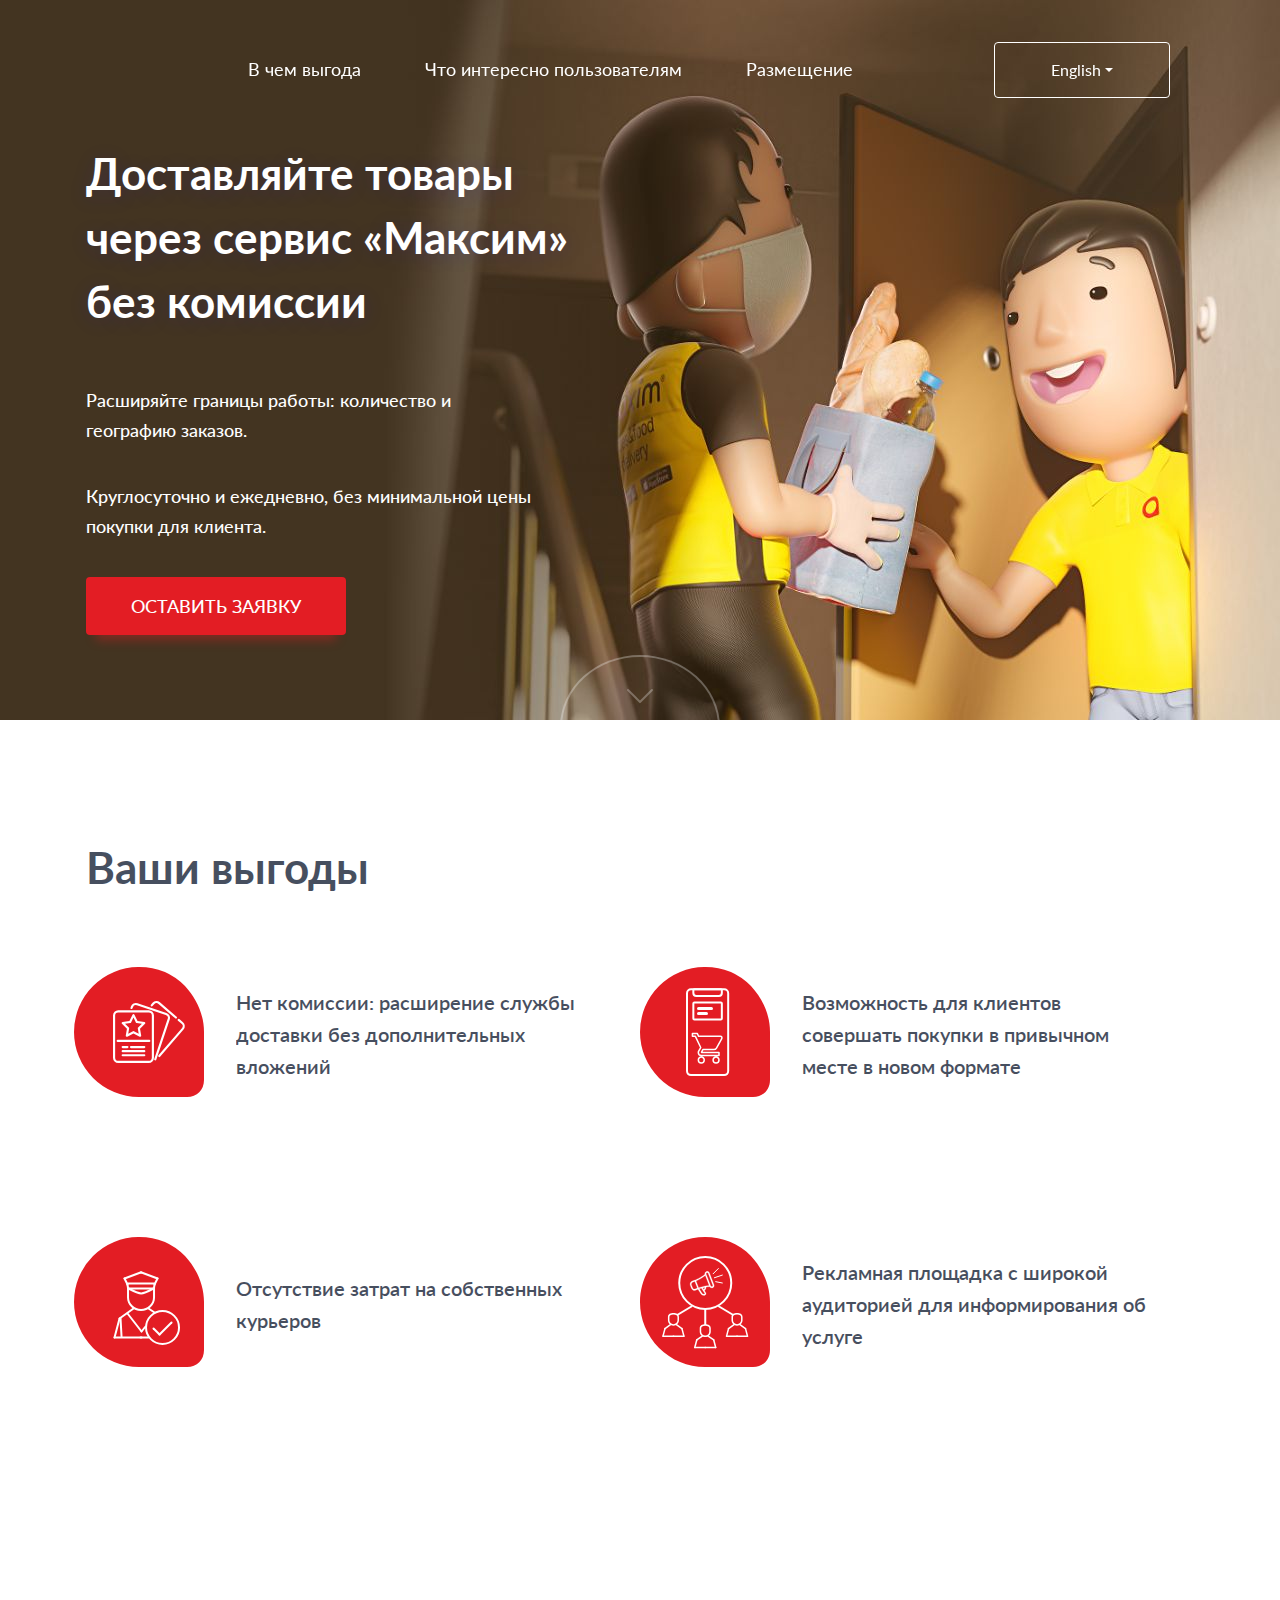
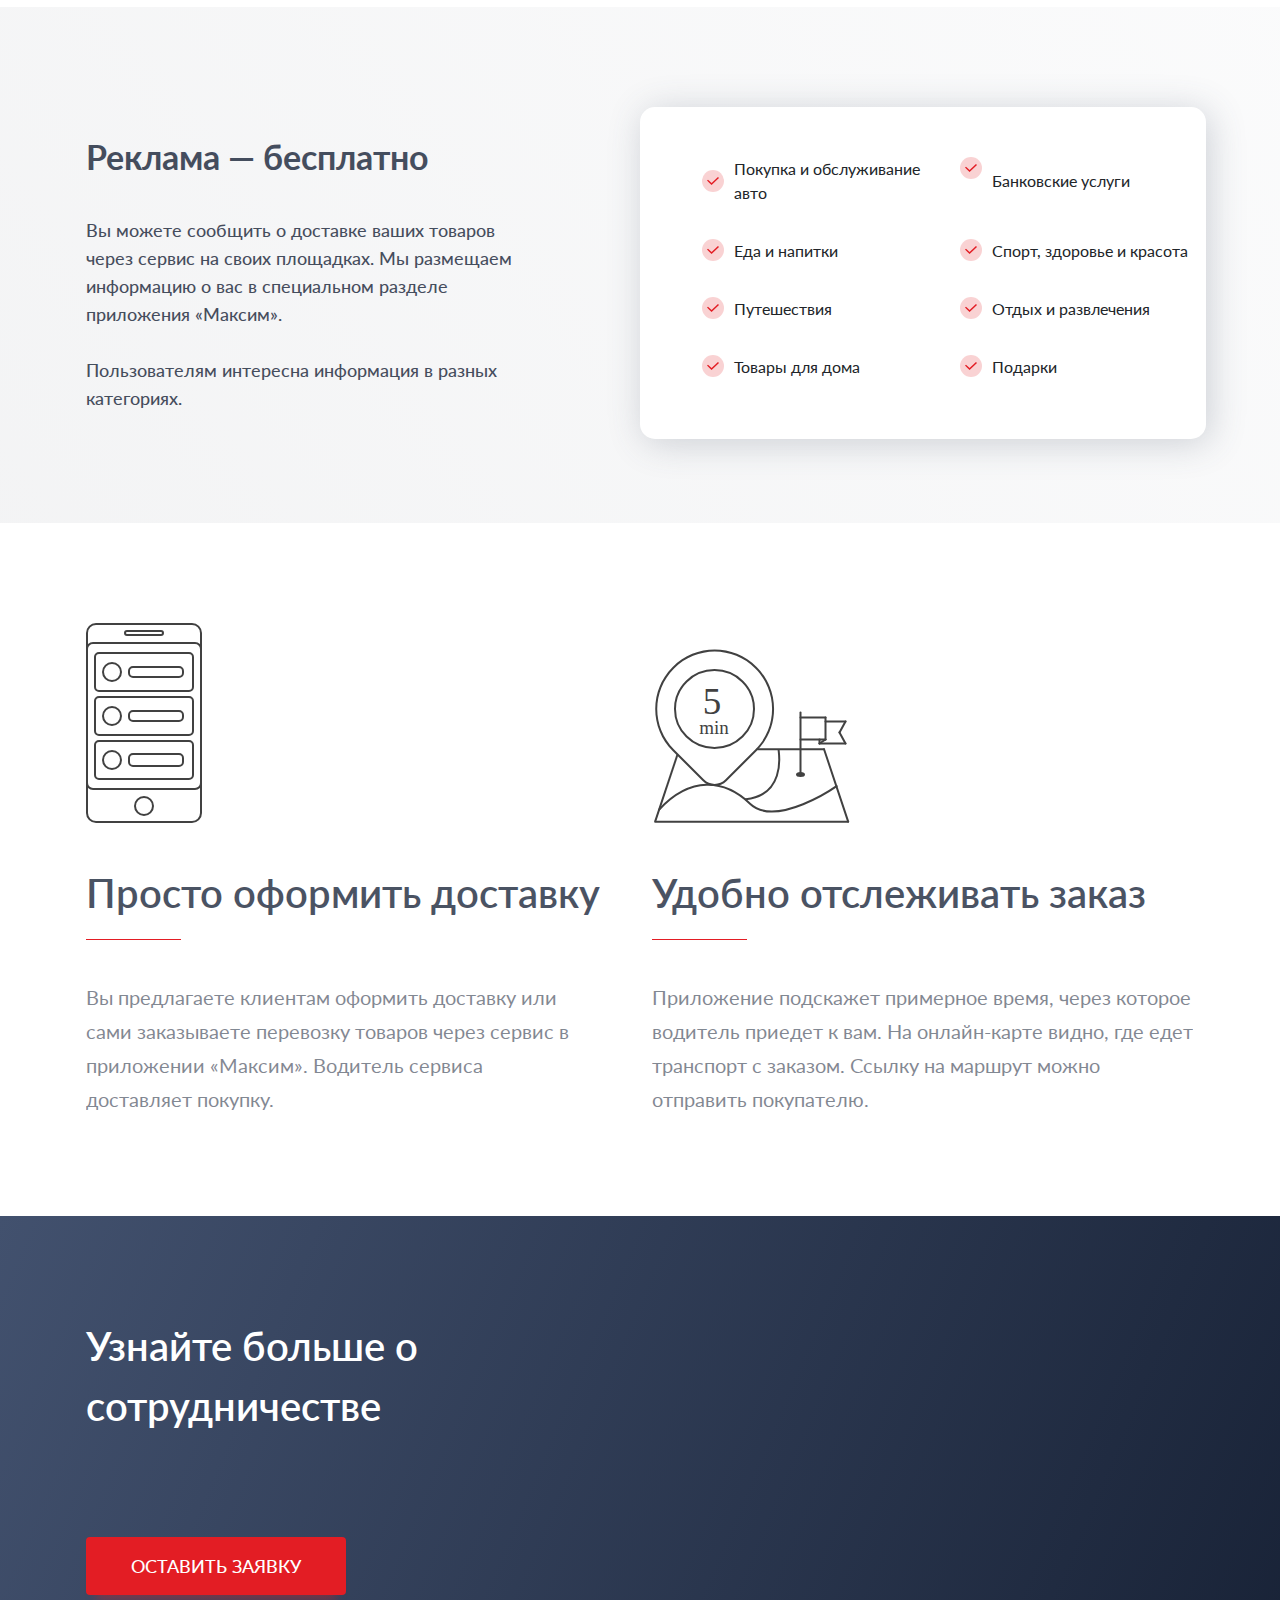
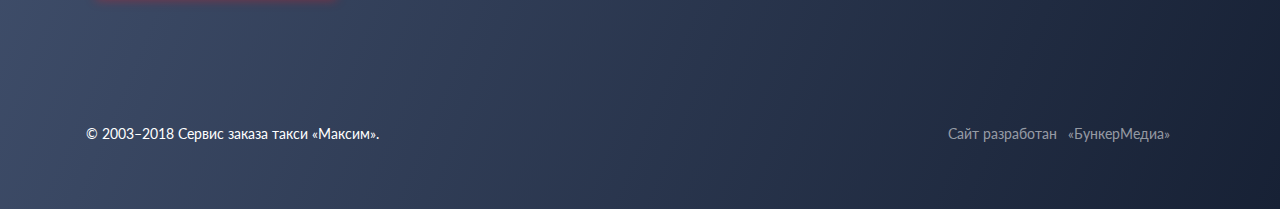
<file: maxim/index.html>
<!DOCTYPE html>
<html lang="ru">
<head>
    <meta charset="UTF-8">
    <meta http-equiv="X-UA-Compatible" content="IE=edge">
    <meta name="viewport" content="width=device-width, initial-scale=1">
    <title>maxim</title>
    <link href="css/bootstrap.min.css" rel="stylesheet" type="text/css">
    <link href="css/style.css" rel="stylesheet" type="text/css">
    <link href="css/fonts.css" rel="stylesheet" type="text/css">
</head>

<body>

<header>
    <nav class="navbar fixed-top navbar-expand-md navbar-light">
        <div class="container">
            <a class="navbar-brand" href="#">
                <!--<img class="logo" alt="Brand" src="images/logo2.png" style="width: 122px">-->
            </a>

            <button class="navbar-toggler" type="button" data-toggle="collapse" data-target="#myNav"
                    aria-controls="myNav" aria-expanded="false" aria-label="Toggle navigation">
                <span class="navbar-toggler-icon"></span>
            </button>

            <div class="collapse navbar-collapse" id="myNav">
                <ul class="navbar-nav ml-auto">
                    <li class="nav-item text-center">
                        <a class="nav-link menu-item" href="#benefits">В чем выгода</a>
                    </li>
                    <li class="nav-item text-center">
                        <a class="nav-link menu-item" href="#advertisement">Что интересно пользователям</a>
                    </li>
                    <li class="nav-item text-center">
                        <a class="nav-link menu-item" href="#placement">Размещение</a>
                    </li>

                    <li class="nav-item dropdown order-lg-last order-md-last order-sm-first order-first d-flex align-items-center justify-content-end">
                        <a class="nav-link dropdown-toggle text-center" href="#" id="navbarDropdown" role="button"
                           data-toggle="dropdown"
                           aria-haspopup="true" aria-expanded="false">
                            English
                        </a>
                        <div class="dropdown-menu" aria-labelledby="navbarDropdown">
                            <a class="dropdown-item" href="#">English</a>
                            <a class="dropdown-item" href="#">Русский</a>
                        </div>
                    </li>

                    <li class="nav-item d-lg-none d-md-none d-sm-block d-block ml-auto mr-auto">
                        <div class="text-center btn-promo">
                            <button class="btn btn-navbar btn-outline-danger m-0" data-toggle="modal"
                                    data-target="#myModal">
                                Оставить заявку
                            </button>
                        </div>
                    </li>
                </ul>
            </div>

        </div>
    </nav>
</header>

<section id="promo" class="container-fluid">
    <div class="container">
        <div class="offer d-flex flex-column justify-content-between">
            <div class="row">
                <div class="col-lg-6 col-md-6 col-sm-12">
                    <h1>Доставляйте товары через сервис «Максим» без комиссии</h1>
                </div>
            </div>
            <div class="row">
                <div class="col-lg-5 col-md-5 col-sm-8">
                    <h2>Расширяйте границы работы: количество и географию заказов.</h2>
                    <h2>Круглосуточно и ежедневно, без минимальной цены покупки для клиента.</h2>
                </div>
            </div>
            <div class="row d-flex align-content-sm-center">
                <div class="btn-promo">
                    <button class="btn btn-submit btn-danger" data-toggle="modal" data-target="#myModal">Оставить
                        заявку
                    </button>
                </div>
            </div>
            <div class="d-flex justify-content-center">
                <a class="btn scroll-down-btn d-flex align-items-center justify-content-center" href="#benefits">
                    <svg width="2em" height="3em" viewBox="0 0 16 16" class="bi bi-chevron-down" fill="currentColor"
                         xmlns="http://www.w3.org/2000/svg">
                        <path fill="#FFFFFF" fill-rule="evenodd"
                              d="M1.646 4.646a.5.5 0 0 1 .708 0L8 10.293l5.646-5.647a.5.5 0 0 1 .708.708l-6 6a.5.5 0 0 1-.708 0l-6-6a.5.5 0 0 1 0-.708z"/>
                    </svg>
                </a>
            </div>
        </div>
    </div>
</section>

<section id="benefits">
    <div class="container">
        <div class="row col-12">
            <h1 class="title-block title-benefit">Ваши выгоды</h1>
        </div>

        <div class="row col-benefits">
            <div class="col-lg-6 col-md-6 col-sm-10">
                <div class="row benefit d-flex">
                    <img class="benefit_icon p-0 col-lg-2 col-sm-12" src="images/flyers.svg">
                    <div class="benefit_text col-lg-8 col-sm-9 d-flex align-items-center">
                        <p>Нет комиссии: расширение службы доставки без дополнительных вложений</p>
                    </div>
                </div>
            </div>

            <div class="col-lg-6 col-md-6 col-sm-10">
                <div class="row benefit d-flex">
                    <img class="benefit_icon p-0 col-lg-2 col-sm-12" src="images/user_know.svg">
                    <div class="benefit_text col-lg-8 col-sm-9 d-flex align-items-center">
                        <p>Возможность для клиентов совершать покупки в привычном месте в новом формате</p>
                    </div>
                </div>
            </div>

            <div class=" col-lg-6 col-md-6 col-sm-10">
                <div class="row benefit d-flex">
                    <img class="benefit_icon p-0 col-lg-2 col-sm-12" src="images/courier.svg">
                    <div class="benefit_text col-lg-8 col-sm-9 d-flex align-items-center">
                        <p>Отсутствие затрат на собственных курьеров</p>
                    </div>
                </div>
            </div>

            <div class=" col-lg-6 col-md-6 col-sm-10">
                <div class="row benefit d-flex">
                    <img class="benefit_icon p-0 col-lg-2 col-sm-12" src="images/connect.svg">
                    <div class="benefit_text col-lg-8 col-sm-9 d-flex align-items-center">
                        <p>Рекламная площадка с широкой аудиторией для информирования об услуге</p>
                    </div>
                </div>
            </div>

        </div>
    </div>
</section>

<section id="advertisement">
    <div class="container">
        <div class="row">
            <div class="col-lg-5 col-md-11 col-sm-11">
                <h1 class="title-block title-adv">Реклама — бесплатно</h1>
                <p class="desc-adv">
                    Вы можете сообщить о доставке ваших товаров через сервис на своих площадках.
                    Мы размещаем информацию о вас в специальном разделе приложения «Максим».
                    <br><br>
                    Пользователям интересна информация в разных категориях.
                </p>
            </div>
            <div class="col-lg-6 col-md-12 col-sm-11 ml-auto">
                <div class="row list-items">

                    <div class="col-lg-6 col-md-6 col-sm-11 item d-flex">
                        <img class="item-icon h-100 d-flex align-content-center" src="images/check.svg">
                        <div class="item-text d-flex align-items-center">
                            <p class="m-0">Покупка и обслуживание авто</p>
                        </div>
                    </div>

                    <div class="col-lg-6 col-md-6 col-sm-11 item d-flex">
                        <img class="item-icon" src="images/check.svg">
                        <div class="item-text d-flex align-items-center">
                            <p class="m-0">Банковские услуги</p>
                        </div>
                    </div>

                    <div class="col-lg-6 col-md-6 col-sm-11 item d-flex">
                        <img class="item-icon" src="images/check.svg">
                        <div class="item-text d-flex align-items-center">
                            <p class="m-0">Еда и напитки</p>
                        </div>
                    </div>

                    <div class="col-lg-6 col-md-6 col-sm-11 item d-flex">
                        <img class="item-icon" src="images/check.svg">
                        <div class="item-text d-flex align-items-center">
                            <p class="m-0">Спорт, здоровье и красота</p>
                        </div>
                    </div>

                    <div class="col-lg-6 col-md-6 col-sm-11 item d-flex">
                        <img class="item-icon" src="images/check.svg">
                        <div class="item-text d-flex align-items-center">
                            <p class="m-0">Путешествия</p>
                        </div>
                    </div>

                    <div class="col-lg-6 col-md-6 col-sm-11 item d-flex">
                        <img class="item-icon" src="images/check.svg">
                        <div class="item-text d-flex align-items-center">
                            <p class="m-0">Отдых и развлечения</p>
                        </div>
                    </div>

                    <div class="col-lg-6 col-md-6 col-sm-11 item d-flex">
                        <img class="item-icon" src="images/check.svg">
                        <div class="item-text d-flex align-items-center">
                            <p class="m-0">Товары для дома</p>
                        </div>
                    </div>

                    <div class="col-lg-6 col-md-6 col-sm-11 item d-flex">
                        <img class="item-icon" src="images/check.svg">
                        <div class="item-text d-flex align-items-center">
                            <p class="m-0">Подарки</p>
                        </div>
                    </div>

                </div>
            </div>
        </div>
    </div>
</section>

<section id="placement">
    <div class="container">
        <div class="row placement-blocks d-flex align-items-end">

            <div class="col-lg-6 col-md-12 col-sm-12 d-flex flex-column">
                <img class="placement-icon" src="images/phone.svg" width="116" height="200">
                <div class="placement-title">
                    <p class="m-0">Просто оформить доставку</p>
                </div>
                <hr>
                <div class="placement-text">
                    <p class="col-lg-11 m-0">
                        Вы предлагаете клиентам оформить доставку
                        или сами заказываете перевозку товаров через сервис
                        в приложении «Максим». Водитель сервиса доставляет покупку.
                    </p>
                </div>
            </div>

            <div class="col-lg-6 col-md-12 col-sm-12 d-flex flex-column ml-auto">
                <img class="placement-icon" src="images/5_min.svg" width="200" height="174">
                <div class="placement-title">
                    <p class="m-0">Удобно отслеживать заказ</p>
                </div>
                <hr>
                <div class="placement-text">
                    <p class="m-0">
                        Приложение подскажет примерное время, через которое
                        водитель приедет к вам. На онлайн-карте видно, где
                        едет транспорт с заказом. Ссылку на маршрут можно
                        отправить покупателю.
                    </p>
                </div>
            </div>

        </div>
    </div>
</section>

<footer>
    <div class="container">
        <div class="row">
            <h1 class=" col-lg-5 col-md-6 col-sm-10 footer-title">
                Узнайте больше о сотрудничестве
            </h1>

            <div class="btn-promo">
                <button class="btn btn-submit btn-danger" data-toggle="modal" data-target="#myModal">Оставить заявку
                </button>
            </div>

            <div class="row copyright d-flex justify-content-between">
                <div class="col-lg-6 col-md-6 col-sm-10 copyright-text">
                    <p class="m-0 p-0">© 2003–2018 Сервис заказа такси «Максим».</p>
                </div>
                <p class="col-lg-6 col-md-6 col-sm-10 copyright-link d-flex justify-content-lg-end justify-content-md-end justify-content-sm-start">
                    Сайт разработан &ensp;
                    <a href="https://bunkermedia.ru/">«БункерМедиа»</a>
                </p>
            </div>
        </div>
    </div>
</footer>

<!-- Modal -->
<div class="modal fade" id="myModal" tabindex="-1" role="dialog" aria-labelledby="exampleModalCenterTitle"
     aria-hidden="true">
    <div class="modal-dialog modal-fullscreen-md-down modal-fullscreen-sm-down modal-lg" role="document">
        <div class="modal-content d-flex m-0 p-0">
            <div class="modal-header container d-flex align-items-center">
                <h5 class="modal-title w-100 d-flex" id="exampleModalLongTitle">Оставить заявку</h5>
                <button type="button" class="close p-0 m-0" data-dismiss="modal" aria-label="Close">
                    <span class="p-0 m-0" aria-hidden="true">&times;</span>
                </button>
            </div>
            <div class="modal-body">
                <div class="container-fluid p-0">
                    <form action="" method="post" class="">
                        <div class="form-group w-100">
                            <input class="w-75" type="text" name="firstName" placeholder="Имя">
                        </div>
                        <div class="form-group w-100">
                            <input class="w-75" name="town" type="text" placeholder="Город">
                        </div>
                        <div class="form-group w-100">
                            <input class="w-75" type="text" name="phone" placeholder="Телефон">
                        </div>
                        <div class="form-group w-100">
                            <input class="w-75" type="email" name="email" placeholder="E-mail">
                        </div>
                        <div class="form-group w-100">
                            <input class="w-75" name="message" placeholder="Сообщение">
                        </div>
                    </form>
                </div>
            </div>
            <div class="modal-footer d-flex justify-content-start">
                <button class="btn btn-submit btn-danger" type="submit">Отправить</button>
                <h5 class="w-75">Отправляя свои персональные данные, я даю согласие на их использование и
                    обработку.</h5>
            </div>
        </div>
    </div>
</div>

<script src="https://code.jquery.com/jquery-3.3.1.slim.min.js"
        integrity="sha384-q8i/X+965DzO0rT7abK41JStQIAqVgRVzpbzo5smXKp4YfRvH+8abtTE1Pi6jizo"
        crossorigin="anonymous"></script>
<script src="https://cdnjs.cloudflare.com/ajax/libs/popper.js/1.14.7/umd/popper.min.js"
        integrity="sha384-UO2eT0CpHqdSJQ6hJty5KVphtPhzWj9WO1clHTMGa3JDZwrnQq4sF86dIHNDz0W1"
        crossorigin="anonymous"></script>
<script src="js/bootstrap.min.js"></script>
<script type="text/javascript">
    document.addEventListener('DOMContentLoaded', function () {

        const navCustom = document.querySelector('.navbar-light');
        let _change = navCustom.getBoundingClientRect().bottom + window.pageYOffset;
        const navLinks = document.querySelectorAll('.nav-item .nav-link');
        const btnCustom = document.querySelector('li.d-lg-none');
        const dropdown = document.querySelector('.dropdown');
        const btnRedNavbar = document.querySelector('.btn-navbar');

        window.onscroll = function () {
            if (window.pageYOffset > _change) {
                navCustom.classList.add('navbar-custom');

                for (let link of navLinks) {
                    link.classList.add('link-black');
                }

                dropdown.classList.add('d-none');
                dropdown.classList.remove('d-flex');
                dropdown.classList.remove('d-block');

                btnCustom.classList.remove('d-lg-none');
                btnCustom.classList.add('d-lg-block');
                btnCustom.classList.remove('d-md-none');
                btnCustom.classList.add('d-md-block');

                btnRedNavbar.classList.add('link-black');

            } else {
                navCustom.classList.remove('navbar-custom');

                for (let link of navLinks) {
                    link.classList.remove('link-black');
                }

                dropdown.classList.add('d-block');
                dropdown.classList.add('d-flex');
                dropdown.classList.remove('d-none');

                btnCustom.classList.remove('d-lg-block');
                btnCustom.classList.add('d-lg-none');
                btnCustom.classList.remove('d-md-block');
                btnCustom.classList.add('d-md-none');

                btnRedNavbar.classList.remove('link-black');
            }
        };
    });
</script>

</body>
</html>
</file>
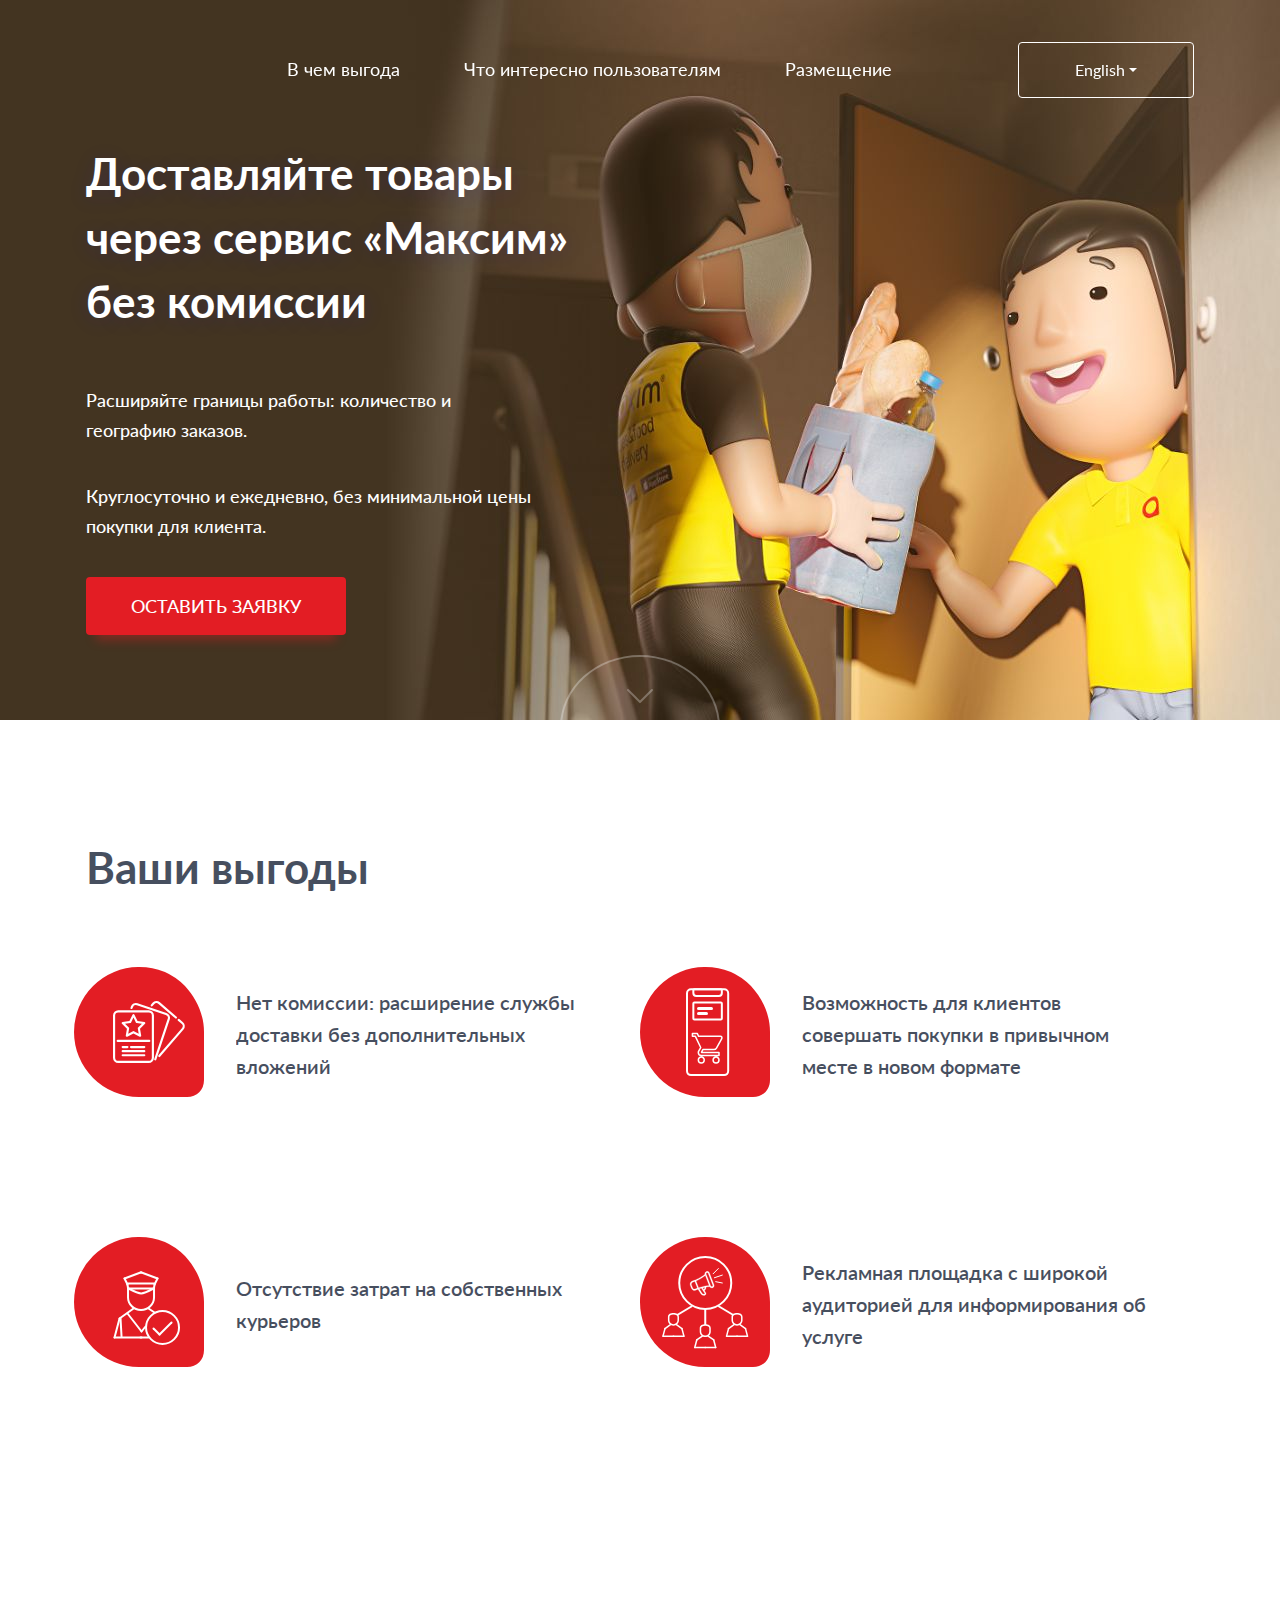
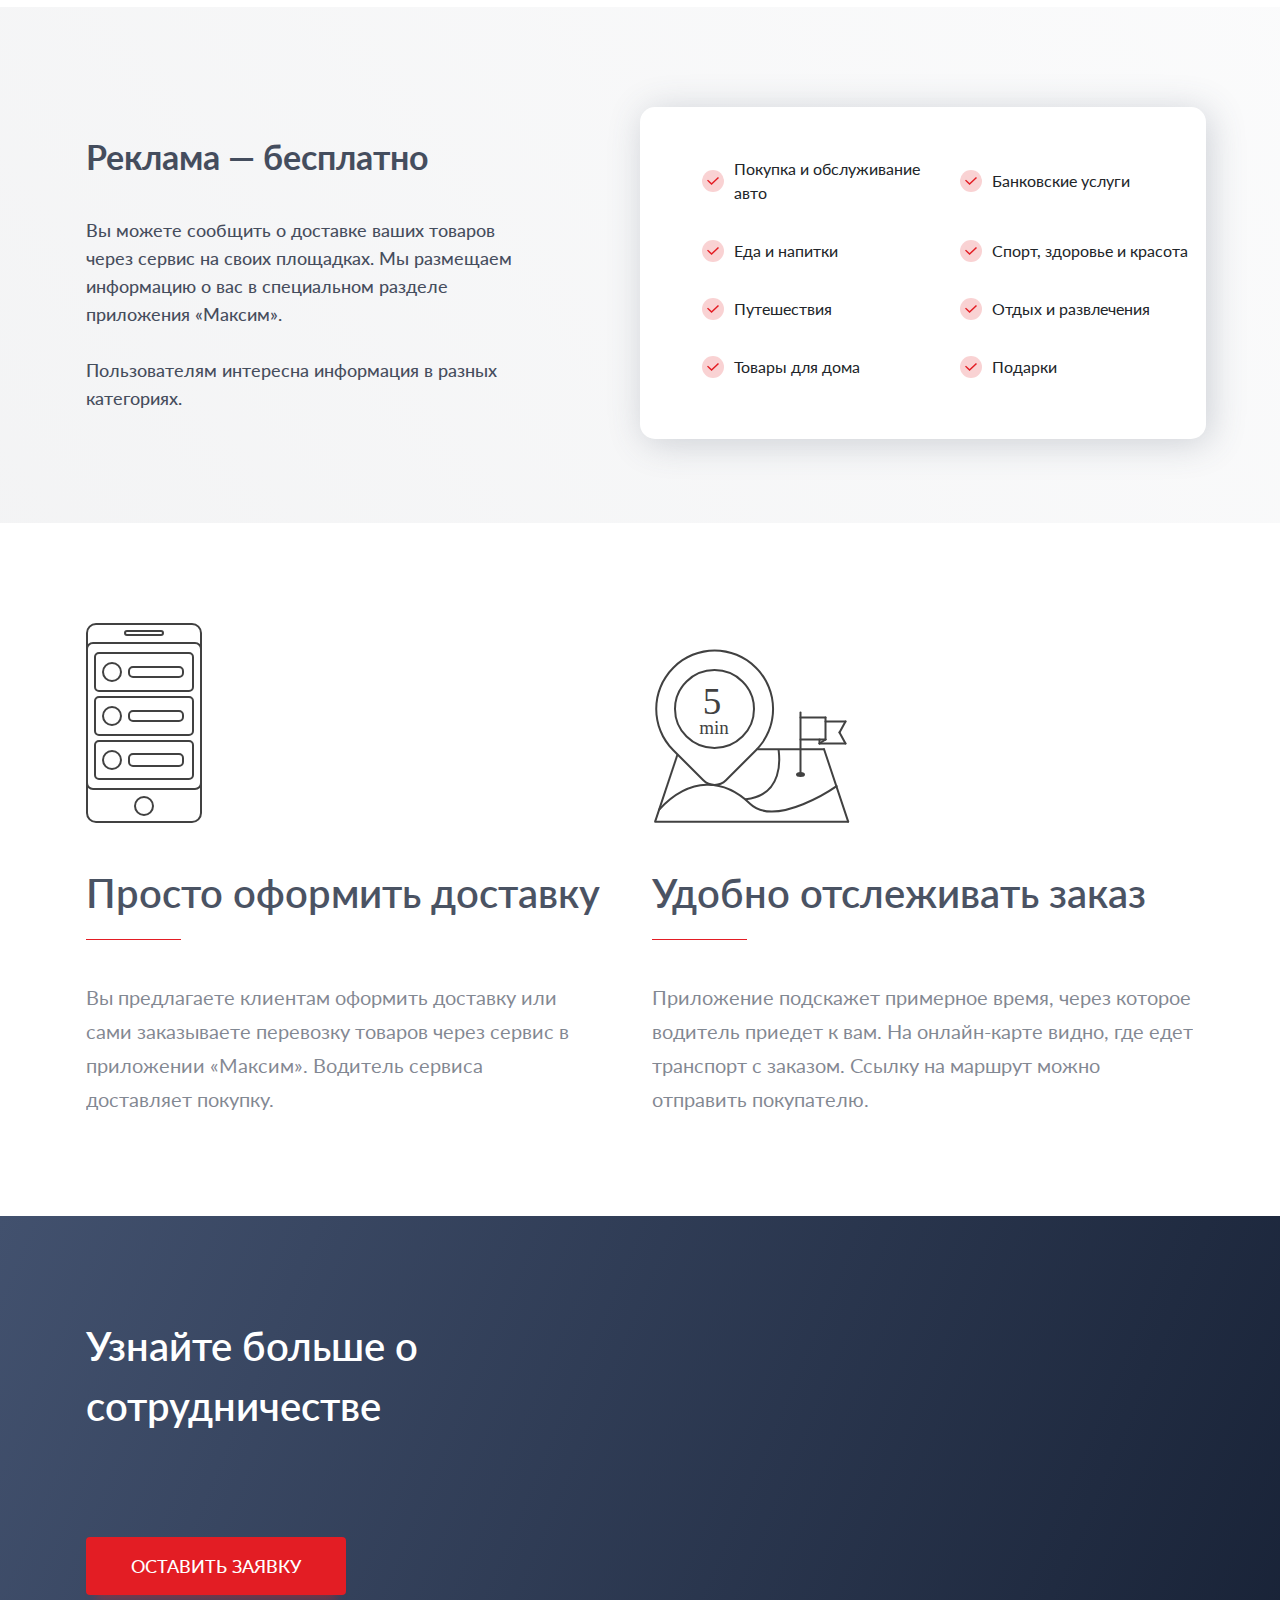
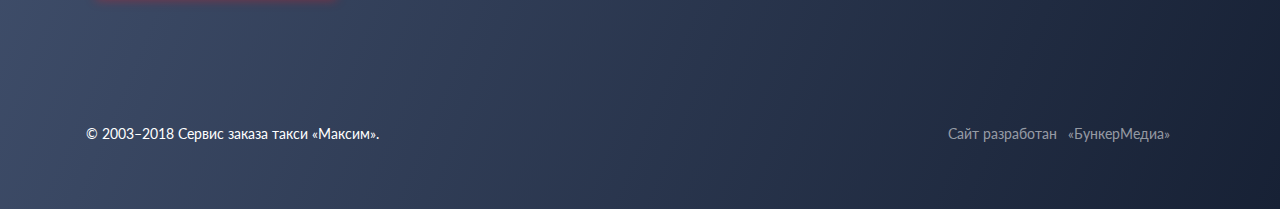
<file: web/index.html>
<!DOCTYPE html>
<html lang="ru">
<head>
    <meta charset="UTF-8">
    <meta http-equiv="X-UA-Compatible" content="IE=edge">
    <meta name="viewport" content="width=device-width, initial-scale=1">
    <title>maxim</title>
    <link href="css/bootstrap.min.css" rel="stylesheet" type="text/css">
    <link href="css/style.css" rel="stylesheet" type="text/css">
    <link href="css/fonts.css" rel="stylesheet" type="text/css">
</head>

<body>

<header>
    <nav class="navbar fixed-top navbar-expand-md navbar-light">
        <div class="container d-flex justify-content-end  ">
            <a class="navbar-brand d-flex flex-grow-1" href="#">
                <!--<img class="logo" alt="Brand" src="images/logo2.png" style="width: 122px">-->
            </a>

            <div class="navbar-dropdown order-lg-1 order-md-1 d-flex justify-content-end">
                <div class="dropdown">
                    <a class="nav-link dropdown-toggle text-center" href="#" id="navbarDropdown" role="button"
                       data-toggle="dropdown"
                       aria-haspopup="true" aria-expanded="false">
                        English
                    </a>
                    <div class="dropdown-menu dropdown-menu-right w-100" role="menu" aria-labelledby="navbarDropdown">
                        <a class="dropdown-item" href="#">English</a>
                        <a class="dropdown-item" href="#">Русский</a>
                    </div>
                </div>
            </div>

            <button id="custom-icon" class="navbar-toggler float-right" type="button" data-toggle="collapse"
                    data-target="#myNav"
                    aria-controls="myNav" aria-expanded="true" aria-label="Toggle navigation">
                <span></span>
                <span></span>
            </button>

            <div class="collapse navbar-collapse" id="myNav">
                <ul class="navbar-nav ml-auto d-flex align-items-center">
                    <li class="nav-item text-center">
                        <a class="nav-link menu-item" href="#benefits">В чем выгода</a>
                    </li>
                    <li class="nav-item text-center">
                        <a class="nav-link menu-item" href="#advertisement">Что интересно пользователям</a>
                    </li>
                    <li class="nav-item text-center">
                        <a class="nav-link menu-item" href="#placement">Размещение</a>
                    </li>
                    <li class="d-lg-none d-md-none d-sm-block d-block ml-auto mr-auto">
                        <div class="text-center btn-wrapper d-flex justify-content-end">
                            <button class="btn btn-navbar btn-outline-danger m-0" data-toggle="modal"
                                    data-target="#myModal">
                                Оставить заявку
                            </button>
                        </div>
                    </li>
                </ul>
            </div>
        </div>
    </nav>
</header>

<section id="promo" class="container-fluid">
    <div class="container">
        <div class="offer d-flex flex-column justify-content-between">
            <div class="row">
                <div class="col-lg-6 col-md-6 col-sm-12">
                    <h1>Доставляйте товары через сервис «Максим» без комиссии</h1>
                </div>
            </div>
            <div class="row">
                <div class="col-lg-5 col-md-5 col-sm-8">
                    <h2>Расширяйте границы работы: количество и географию заказов.</h2>
                    <h2>Круглосуточно и ежедневно, без минимальной цены покупки для клиента.</h2>
                </div>
            </div>
            <div class="row d-flex align-content-sm-center">
                <div class="btn-promo">
                    <button class="btn btn-submit btn-danger" data-toggle="modal" data-target="#myModal">Оставить
                        заявку
                    </button>
                </div>
            </div>
            <div class="d-flex justify-content-center">
                <a class="btn scroll-down-btn d-flex align-items-center justify-content-center" href="#benefits">
                    <svg width="2em" height="3em" viewBox="0 0 16 16" class="bi bi-chevron-down" fill="currentColor"
                         xmlns="http://www.w3.org/2000/svg">
                        <path fill="#FFFFFF" fill-rule="evenodd"
                              d="M1.646 4.646a.5.5 0 0 1 .708 0L8 10.293l5.646-5.647a.5.5 0 0 1 .708.708l-6 6a.5.5 0 0 1-.708 0l-6-6a.5.5 0 0 1 0-.708z"/>
                    </svg>
                </a>
            </div>
        </div>
    </div>
</section>

<section id="benefits">
    <div class="container">
        <div class="row col-12">
            <h1 class="title-block title-benefit">Ваши выгоды</h1>
        </div>

        <div class="row col-benefits">
            <div class="col-lg-6 col-md-6 col-sm-10">
                <div class="row benefit d-flex">
                    <img class="benefit_icon p-0 col-lg-2 col-sm-12" src="images/flyers.svg">
                    <div class="benefit_text col-lg-8 col-sm-9 d-flex align-items-center">
                        <p>Нет комиссии: расширение службы доставки без дополнительных вложений</p>
                    </div>
                </div>
            </div>

            <div class="col-lg-6 col-md-6 col-sm-10">
                <div class="row benefit d-flex">
                    <img class="benefit_icon p-0 col-lg-2 col-sm-12" src="images/user_know.svg">
                    <div class="benefit_text col-lg-8 col-sm-9 d-flex align-items-center">
                        <p>Возможность для клиентов совершать покупки в привычном месте в новом формате</p>
                    </div>
                </div>
            </div>

            <div class=" col-lg-6 col-md-6 col-sm-10">
                <div class="row benefit d-flex">
                    <img class="benefit_icon p-0 col-lg-2 col-sm-12" src="images/courier.svg">
                    <div class="benefit_text col-lg-8 col-sm-9 d-flex align-items-center">
                        <p>Отсутствие затрат на собственных курьеров</p>
                    </div>
                </div>
            </div>

            <div class=" col-lg-6 col-md-6 col-sm-10">
                <div class="row benefit d-flex">
                    <img class="benefit_icon p-0 col-lg-2 col-sm-12" src="images/connect.svg">
                    <div class="benefit_text col-lg-8 col-sm-9 d-flex align-items-center">
                        <p>Рекламная площадка с широкой аудиторией для информирования об услуге</p>
                    </div>
                </div>
            </div>

        </div>
    </div>
</section>

<section id="advertisement">
    <div class="container">
        <div class="row">
            <div class="col-lg-5 col-md-11 col-sm-11">
                <h1 class="title-block title-adv">Реклама — бесплатно</h1>
                <p class="desc-adv">
                    Вы можете сообщить о доставке ваших товаров через сервис на своих площадках.
                    Мы размещаем информацию о вас в специальном разделе приложения «Максим».
                    <br><br>
                    Пользователям интересна информация в разных категориях.
                </p>
            </div>
            <div class="col-lg-6 col-md-12 col-sm-11 ml-auto">
                <div class="row list-items">

                    <div class="col-lg-6 col-md-6 col-sm-11 item d-flex">
                        <img class="item-icon h-100 d-flex align-content-center" src="images/check.svg">
                        <div class="item-text d-flex align-items-center">
                            <p class="m-0">Покупка и обслуживание авто</p>
                        </div>
                    </div>

                    <div class="col-lg-6 col-md-6 col-sm-11 item d-flex">
                        <img class="item-icon h-100 d-flex align-content-center" src="images/check.svg">
                        <div class="item-text d-flex align-items-center">
                            <p class="m-0">Банковские услуги</p>
                        </div>
                    </div>

                    <div class="col-lg-6 col-md-6 col-sm-11 item d-flex">
                        <img class="item-icon h-100 d-flex align-content-center" src="images/check.svg">
                        <div class="item-text d-flex align-items-center">
                            <p class="m-0">Еда и напитки</p>
                        </div>
                    </div>

                    <div class="col-lg-6 col-md-6 col-sm-11 item d-flex">
                        <img class="item-icon h-100 d-flex align-content-center" src="images/check.svg">
                        <div class="item-text d-flex align-items-center">
                            <p class="m-0">Спорт, здоровье и красота</p>
                        </div>
                    </div>

                    <div class="col-lg-6 col-md-6 col-sm-11 item d-flex">
                        <img class="item-icon h-100 d-flex align-content-center" src="images/check.svg">
                        <div class="item-text d-flex align-items-center">
                            <p class="m-0">Путешествия</p>
                        </div>
                    </div>

                    <div class="col-lg-6 col-md-6 col-sm-11 item d-flex">
                        <img class="item-icon h-100 d-flex align-content-center" src="images/check.svg">
                        <div class="item-text d-flex align-items-center">
                            <p class="m-0">Отдых и развлечения</p>
                        </div>
                    </div>

                    <div class="col-lg-6 col-md-6 col-sm-11 item d-flex">
                        <img class="item-icon h-100 d-flex align-content-center" src="images/check.svg">
                        <div class="item-text d-flex align-items-center">
                            <p class="m-0">Товары для дома</p>
                        </div>
                    </div>

                    <div class="col-lg-6 col-md-6 col-sm-11 item d-flex">
                        <img class="item-icon h-100 d-flex align-content-center" src="images/check.svg">
                        <div class="item-text d-flex align-items-center">
                            <p class="m-0">Подарки</p>
                        </div>
                    </div>

                </div>
            </div>
        </div>
    </div>
</section>

<section id="placement">
    <div class="container">
        <div class="row placement-blocks d-flex align-items-end">

            <div class="col-lg-6 col-md-12 col-sm-12 d-flex flex-column">
                <img class="placement-icon" src="images/phone.svg" width="116" height="200">
                <div class="placement-title">
                    <p class="m-0">Просто оформить доставку</p>
                </div>
                <hr>
                <div class="placement-text">
                    <p class="col-lg-11 m-0">
                        Вы предлагаете клиентам оформить доставку
                        или сами заказываете перевозку товаров через сервис
                        в приложении «Максим». Водитель сервиса доставляет покупку.
                    </p>
                </div>
            </div>

            <div class="col-lg-6 col-md-12 col-sm-12 d-flex flex-column ml-auto">
                <img class="placement-icon" src="images/5_min.svg" width="200" height="174">
                <div class="placement-title">
                    <p class="m-0">Удобно отслеживать заказ</p>
                </div>
                <hr>
                <div class="placement-text">
                    <p class="m-0">
                        Приложение подскажет примерное время, через которое
                        водитель приедет к вам. На онлайн-карте видно, где
                        едет транспорт с заказом. Ссылку на маршрут можно
                        отправить покупателю.
                    </p>
                </div>
            </div>

        </div>
    </div>
</section>

<footer>
    <div class="container">
        <div class="row">
            <h1 class=" col-lg-5 col-md-6 col-sm-10 footer-title">
                Узнайте больше о сотрудничестве
            </h1>

            <div class="btn-promo">
                <button class="btn btn-submit btn-danger" data-toggle="modal" data-target="#myModal">Оставить заявку
                </button>
            </div>

            <div class="row copyright d-flex justify-content-between">
                <div class="col-lg-6 col-md-6 col-sm-10 copyright-text">
                    <p class="m-0 p-0">© 2003–2018 Сервис заказа такси «Максим».</p>
                </div>
                <p class="col-lg-6 col-md-6 col-sm-10 copyright-link d-flex justify-content-lg-end justify-content-md-end justify-content-sm-start">
                    Сайт разработан &ensp;
                    <a href="https://bunkermedia.ru/">«БункерМедиа»</a>
                </p>
            </div>
        </div>
    </div>
</footer>

<!-- Modal -->
<div class="modal fade p-0 h-100" id="myModal" tabindex="-1" role="dialog" aria-labelledby="modalCenterTitle"
     aria-hidden="true">
    <div class="modal-dialog modal-fullscreen-md-down modal-fullscreen-sm-down h-100 m-0 float-right" role="document">
        <div class="modal-content h-100 d-flex">
            <div class="modal-header d-flex align-items-center">
                <h5 class="modal-title w-100 d-flex" id="modalLongTitle">Оставить заявку</h5>
                <button type="button" class="close p-0 m-0 d-flex align-items-center" data-dismiss="modal" aria-label="Close" aria-hidden="true">
                    <svg viewBox="0 0 16 16" class="bi bi-x" fill="currentColor" xmlns="http://www.w3.org/2000/svg">
                        <path fill-rule="evenodd" d="M11.854 4.146a.5.5 0 0 1 0 .708l-7 7a.5.5 0 0 1-.708-.708l7-7a.5.5 0 0 1 .708 0z"/>
                        <path fill-rule="evenodd" d="M4.146 4.146a.5.5 0 0 0 0 .708l7 7a.5.5 0 0 0 .708-.708l-7-7a.5.5 0 0 0-.708 0z"/>
                    </svg>
                </button>
            </div>

            <div class="modal-body">
                <div class="container-fluid p-0">
                    <form action="" method="post" class="">
                        <div class="form-group col-lg-7 col-md-8 col-sm-8 col-12">
                            <label class="" for="inputName">Имя</label>
                            <input id="inputName" class="form-control col-12" type="text" name="firstName">
                        </div>
                        <div class="form-group col-lg-7 col-md-8 col-sm-8 col-12">
                            <label for="inputTown">Город</label>
                            <input id="inputTown" class="form-control col-12" name="town" type="text">
                        </div>
                        <div class="form-group col-lg-7 col-md-8 col-sm-8 col-12">
                            <label for="inputPhone">Телефон</label>
                            <input id="inputPhone" class="form-control col-12" type="text" name="phone">
                        </div>
                        <div class="form-group col-lg-7 col-md-8 col-sm-8 col-12">
                            <label for="inputMail">E-mail</label>
                            <input id="inputMail" class="form-control col-12" type="email" name="email">
                        </div>
                        <div class="form-group col-lg-7 col-md-8 col-sm-8 col-12">
                            <label for="inputMessage">Сообщение</label>
                            <input id="inputMessage" class="form-control col-12" name="message">
                        </div>
                    </form>
                </div>
            </div>
            <div class="modal-footer d-flex justify-content-start flex-wrap col-lg-6 col-md-7 col-sm-7 col-11">
                <button class="col-12 btn btn-submit btn-danger" type="submit">Отправить</button>
                <h5 class="agree-policy col-12 text-left">Отправляя свои персональные данные, я даю согласие на их использование и
                    обработку.</h5>
            </div>
        </div>
    </div>
</div>

<script src="https://code.jquery.com/jquery-3.3.1.slim.min.js"
        integrity="sha384-q8i/X+965DzO0rT7abK41JStQIAqVgRVzpbzo5smXKp4YfRvH+8abtTE1Pi6jizo"
        crossorigin="anonymous"></script>
<script src="https://cdnjs.cloudflare.com/ajax/libs/popper.js/1.14.7/umd/popper.min.js"
        integrity="sha384-UO2eT0CpHqdSJQ6hJty5KVphtPhzWj9WO1clHTMGa3JDZwrnQq4sF86dIHNDz0W1"
        crossorigin="anonymous"></script>
<script src="js/bootstrap.min.js"></script>
<script type="text/javascript">
    document.addEventListener('DOMContentLoaded', function () {

        const navCustom = document.querySelector('.navbar-light');
        let _change = navCustom.getBoundingClientRect().bottom + window.pageYOffset;
        const navLinks = document.querySelectorAll('.nav-item .nav-link');
        const btnCustom = document.querySelector('li.d-lg-none');
        const dropdown = document.querySelector('.navbar-dropdown');
        const btnRedNavbar = document.querySelector('.btn-navbar');
        const navIcon = document.getElementById('custom-icon');

        window.onscroll = function () {
            if (window.pageYOffset > _change) {
                navCustom.classList.add('navbar-custom');

                for (let link of navLinks) {
                    link.classList.add('link-black');
                }

                dropdown.classList.add('d-none');
                dropdown.classList.remove('d-flex');
                dropdown.classList.remove('d-block');

                btnCustom.classList.remove('d-lg-none');
                btnCustom.classList.add('d-lg-block');
                btnCustom.classList.remove('d-md-none');
                btnCustom.classList.add('d-md-block');

                btnRedNavbar.classList.add('link-black');

                navIcon.classList.add('icon-black');

            } else {
                navCustom.classList.remove('navbar-custom');

                for (let link of navLinks) {
                    link.classList.remove('link-black');
                }

                dropdown.classList.add('d-block');
                dropdown.classList.add('d-flex');
                dropdown.classList.remove('d-none');

                btnCustom.classList.remove('d-lg-block');
                btnCustom.classList.add('d-lg-none');
                btnCustom.classList.remove('d-md-block');
                btnCustom.classList.add('d-md-none');

                btnRedNavbar.classList.remove('link-black');

                navIcon.classList.remove('icon-black');
            }
        };
    });
</script>
<script>
    $(document).ready(function () {
        $('#custom-icon').click(function () {
            $(this).toggleClass('open');
            $('.navbar-light').toggleClass('navbar-back');
        });
    });


</script>

<script>
    function toggleInput(){
        if(this.value){
            $(this).parent('.form-group').addClass('active');
        }else{
            $(this).parent('.form-group').removeClass('active');
        }
    }
    $('.form-group input').each(toggleInput); //на случай предустановленного значения
    $('.form-group input').on('input',toggleInput); //при изменении
</script>

</body>
</html>
</file>
<file: maxim/css/style.css>
@media (max-width: 321px) {
    #promo.container-fluid {
        background: url(../images/320.jpg) no-repeat;
        background-size: cover;
    }

    h1 {
        font-weight: 600;
        font-size: 25px;
        line-height: 36px;
        padding-bottom: 21px;
        padding-top: 219px;
    }

    h2 {
        font-weight: 400;
        font-size: 14px;
        line-height: 22px;
        margin-bottom: 21px;
    }

    .btn-submit, .btn-navbar {
        line-height: 20px;
        font-size: 15px;
        padding: 14px 57px;
    }

    .scroll-down-btn {
        width: 6em;
        height: 3em;
    }

    .collapse {
        background: transparent linear-gradient(143deg, #42516E 0%, #172135 100%) 0 0 no-repeat padding-box;
    }

    .title-block {
        font-size: 30px;
        line-height: 40px;
        font-weight: 600;
    }

    .title-benefit {
        padding-top: 70px;
        padding-bottom: 40px;
    }

    .benefit_icon {
        width: 100px;
        height: 100px;
        margin-bottom: 10px;
    }

    .benefit_text {
        font-size: 20px;
        line-height: 26px;
    }

    .col-benefits {
        margin-bottom: 100px;
    }

    #advertisement .container {
        padding-bottom: 100px;
    }

    .title-adv {
        padding-bottom: 48px;
        padding-top: 70px;
    }

    .desc-adv {
        font-size: 16px;
        line-height: 26px;
    }

    .list-items {
        margin-top: 25px;
    }

    .item_text {
        line-height:  28px;
        font-size: 18px;
    }

    .placement-blocks {
        padding-top: 100px;
    }

    .placement-title {
        font-size: 30px;
        line-height: 40px;
    }

    .placement-text {
        font-size: 16px;
        line-height: 26px;
        margin-bottom: 100px;
    }

    .footer-title {
        padding-top: 66px;
        padding-bottom: 62px;
        font-size: 30px;
        line-height: 40px;
    }

    .copyright {
        padding-top: 73px;
    }

    #navbarDropdown {
        font-size: 16px;
        margin-left: 1.75rem;
        padding: 0 1.75rem;
    }
}

@media (min-width: 321px) {
    #promo.container-fluid {
        background: url(../images/410.jpg) no-repeat;
    }

    h1 {
        font-weight: 600;
        font-size: 30px;
        line-height: 36px;
        padding-bottom: 20px;
        padding-top: 216px;
    }

    h2 {
        font-weight: 400;
        font-size: 14px;
        line-height: 22px;
        margin-bottom: 18px;
    }

    .btn-submit, .btn-navbar {
        line-height: 20px;
        font-size: 15px;
        padding: 19px 58px;
    }

    .scroll-down-btn {
        width: 7em;
        height: 3.5em;
    }

    .collapse {
        background: transparent linear-gradient(143deg, #42516E 0%, #172135 100%) 0 0 no-repeat padding-box;
    }

    .title-block {
        font-size: 30px;
        line-height: 40px;
        font-weight: 600;
        padding-top: 60px;
        padding-bottom: 40px;
    }

    .benefit_icon {
        width: 100px;
        height: 100px;
        margin-bottom: 10px;
    }

    .benefit_text {
        font-size: 20px;
        line-height: 26px;
    }

    .col-benefits {
        margin-bottom: 100px;
    }

    #advertisement .container {
        padding-bottom: 100px;
    }

    .desc-adv {
        font-size: 16px;
        line-height: 26px;
    }

    .list-items {
        margin-top: 30px;
    }

    .item_text {
        line-height: 28px;
        font-size: 18px;
    }

    .placement-blocks {
        padding-top: 100px;
    }

    .placement-title {
        font-size: 30px;
        line-height: 40px;
    }

    .placement-text {
        font-size: 16px;
        line-height: 26px;
        margin-bottom: 100px;
    }

    .footer-title {
        padding-top: 58px;
        padding-bottom: 83px;
        font-size: 30px;
        line-height: 40px;
    }

    .copyright {
        padding-top: 106px;
    }

    #navbarDropdown {
        font-size: 16px;
        margin-left: 1.75rem;
        padding: 0 1.75rem;
    }
}

@media (min-width: 411px)   {
    #promo.container-fluid {
        background: url(../images/760.jpg) no-repeat;
    }

    h1 {
        font-weight: 700;
        font-size: 30px;
        line-height: 36px;
        padding-bottom: 20px;
        padding-top: 98px;
    }

    h2 {
        font-weight: 500;
        font-size: 14px;
        line-height: 22px;
        margin-bottom: 18px;
    }

    .btn-submit, .btn-navbar {
        line-height: 20px;
        font-size: 15px;
        padding: 15px 35px;
    }

    .collapse {
        background: transparent linear-gradient(143deg, #42516E 0%, #172135 100%) 0 0 no-repeat padding-box;
    }

    .title-block {
        padding-top: 80px;
        padding-bottom: 55px;
        font-size: 30px;
        line-height: 40px;
        font-weight: 600;
    }

    .benefit_icon {
        width: 100px;
        height: 100px;
        margin-bottom: 20px;
    }

    .benefit_text {
        font-size: 18px;
        line-height: 26px;
    }

    .col-benefits {
        margin-bottom: 100px;
    }

    #advertisement .container {
        padding-bottom: 100px;
    }

    .desc-adv {
        font-size: 16px;
        line-height: 26px;
    }

    .list-items {
        margin-top: 60px;
    }

    .item_text {
        line-height: 28px;
        font-size: 18px;
    }

    .placement-blocks {
        padding-top: 100px;
    }

    .placement-title {
        font-size: 30px;
        line-height: 40px;
    }

    .placement-text {
        font-size: 16px;
        line-height: 26px;
        margin-bottom: 100px;
    }

    .footer-title {
        padding-top: 100px;
        padding-bottom: 62px;
        font-size: 30px;
        line-height: 40px;
    }

    .copyright {
        padding-top: 100px;
    }
}

@media (max-width: 767px) {
    header .nav-item {
        font-size: 16px;
    }

    .btn-navbar {
        padding: 15px 30px;
    }
}

@media (min-width: 768px)  {
    #promo.container-fluid {
        background: url(../images/1024.jpg) no-repeat;
    }

    .link-black {
        color: #000000 !important;
    }

    .collapse {
        background: transparent;
    }

    h1 {
        font-weight: 700;
        font-size: 30px;
        line-height: 36px;
        padding-bottom: 20px;
        padding-top: 108px;
    }

    h2 {
        font-weight: 500;
        font-size: 14px;
        line-height: 22px;
        margin-bottom: 20px;
    }

    .btn-submit, .btn-navbar {
        line-height: 20px;
        font-size: 11px;
        padding: 12px 35px;
    }

    .btn-submit {
        margin-bottom: 5px !important;
        font-size: 14px;
    }

    .btn-navbar {
        padding: 12px 7px;
    }

    header .nav-item {
        font-size: 12px;
        line-height: 22px;
    }

    #navbarDropdown {
        font-size: 10px;
        margin-left: 1.75rem;
        padding: 0 1.55rem;
    }

    .title-block {
        padding-top: 100px;
        font-size: 30px;
        line-height: 40px;
        font-weight: 600;
    }

    .title-benefit {
        padding-bottom: 50px;
    }

    .benefit_icon {
        width: 100px;
        height: 100px;
    }

    .benefit_text {
        font-size: 18px;
        line-height: 26px;
    }

    .col-benefits {
        margin-bottom: 100px;
    }

    #advertisement .container {
        padding-bottom: 134px;
    }

    .title-adv {
        padding-bottom: 25px;
    }

    .desc-adv {
        font-size: 16px;
        line-height: 26px;
    }

    .list-items {
        margin-top: 100px;
    }

    .item_text {
        line-height: 28px;
        font-size: 18px;
    }

    .placement-blocks {
        padding-top: 100px;
    }

    .placement-title {
        font-size: 30px;
        line-height: 40px;
    }

    .placement-text {
        font-size: 16px;
        line-height: 26px;
        margin-bottom: 100px;
    }

    .footer-title {
        padding-top: 100px;
        padding-bottom: 53px;
        font-size: 30px;
        line-height: 40px;
    }

    .copyright {
        padding-top: 94px;
    }
}

@media (min-width: 992px) {

    h1 {
        padding-bottom: 40px;
    }

    .btn-submit, .btn-navbar {
        font-size: 15px;
        padding: 15px 35px;
    }

    .btn-submit {
        margin-bottom: 20px !important;
    }

    header .nav-item {
        font-size: 16px;
    }

    #navbarDropdown {
        font-size: 14px;
        margin-left: 2.7rem;
        padding: 0.4rem 3.5rem;
    }

    .scroll-down-btn {
        width: 10em;
        height: 5em;
    }
}

@media (min-width: 1025px) {
    #promo.container-fluid {
        background: url(../images/1280.jpg) no-repeat;
    }
}

@media (min-width: 1200px) {
    #promo.container-fluid {
        background: url(../images/1280.jpg) no-repeat;
    }

    .link-black {
        color: #000000 !important;
    }

    .collapse {
        background: transparent;
    }

    h1 {
        font-weight: 700;
        font-size: 44px;
        line-height: 64px;
        padding-bottom: 44px;
        padding-top: 141px;
    }

    h2 {
        font-weight: 500;
        font-size: 18px;
        line-height: 30px;
        margin-bottom: 36px;
    }

    .btn-submit, .btn-navbar {
        line-height: 20px;
        font-size: 18px;
        padding: 19px 45px;
    }

    header .nav-item {
        font-size: 18px;
        line-height: 42px;
    }

    #navbarDropdown {
        font-size: 16px;
        margin-left: 5.3rem;
        padding: 0.4rem 3.5rem;
    }

    .title-block {
        font-weight: 700;
    }

    .title-benefit {
        padding-top: 100px;
        padding-bottom: 60px;
        font-size: 44px;
        line-height: 64px;
    }

    .benefit_icon {
        width: 130px;
        height: 130px;
    }

    .benefit_text {
        font-size: 20px;
        line-height: 32px;
    }

    .col-benefits {
        margin-bottom: 100px;
    }

    #advertisement .container {
        padding-bottom: 84px;
    }

    .title-adv {
        padding-bottom: 28px;
        padding-top: 127px;
        font-size: 34px;
        line-height: 46px;
    }

    .desc-adv {
        font-size: 18px;
        line-height: 28px;
    }

    .list-items {
        margin-top: 100px;
    }

    .item_text {
        line-height: 28px;
        font-size: 18px;
    }

    .placement-blocks {
        padding-top: 100px;
    }

    .placement-title {
        font-size: 40px;
        line-height: 60px;
    }

    .placement-text {
        font-size: 20px;
        line-height: 34px;
        margin-bottom: 100px;
    }

    .footer-title {
        padding-top: 100px;
        padding-bottom: 93px;
        font-size: 40px;
        line-height: 60px;
    }

    .copyright {
        padding-top: 105px;
    }
}

@media (min-width: 1281px) {
    #promo.container-fluid {
        background: url(../images/1920.jpg) no-repeat;
        background-size: cover;
    }

    .link-black {
        color: #000000 !important;
    }

    .collapse {
        background: transparent;
    }

    header .nav-item {
        font-size: 18px;
        line-height: 42px;
    }

    #navbarDropdown {
        font-size: 16px;
        margin-left: 5.3rem;
        padding: 0.4rem 3.5rem;
    }

    .benefit_icon {
        margin-right: 20px;
        width: 130px;
        height: 130px;
    }

    .title-block {
        padding-top: 140px;
        font-weight: 700;
    }

    .title-benefit {
        padding-bottom: 153px;
        font-size: 54px;
        line-height: 74px;
    }

    .benefit_icon {
        width: 130px;
        height: 130px;
    }

    .benefit_text {
        font-size: 22px;
        line-height: 34px;
    }

    .col-benefits {
        margin-bottom: 179px;
    }

    #advertisement .container {
        padding-bottom: 139px;
    }

    .title-adv {
        padding-bottom: 40px;
        font-size: 44px;
        line-height: 64px;
    }

    .desc-adv {
        font-size: 22px;
        line-height: 34px;
    }

    .list-items {
        margin-top: 140px;
    }

    .item_text {
        line-height: 30px;
        font-size: 20px;
    }

    .placement-blocks {
        padding-top: 174px;
    }

    .placement-title {
        font-size: 44px;
        line-height: 69px;
    }

    .placement-text {
        font-size: 24px;
        line-height: 44px;
        margin-bottom: 150px;
    }

    .footer-title {
        padding-top: 140px;
        padding-bottom: 60px;
        font-size: 54px;
        line-height: 76px;
    }

    .copyright {
        padding-top: 185px;
    }
}

body {
    font-family: Lato, serif;
}

img {
    max-width: 100%;
    height: auto;
}

.navbar-light {
    background:transparent;
    border:none !important;
    opacity: 1;
}

.navbar-light .navbar-nav .nav-link {
    color: #FFFFFF;
}

.navbar-light .navbar-nav .nav-link:hover {
    color: #FFFFFF;
}

.navbar-custom {
    background: #FFFFFF;
    transition: all .3s;
    box-shadow: 0px 3px 16px #00000029;
}

header .nav-item {
    letter-spacing: 0;
    padding: 2rem 1.5rem;
    opacity: 1;
}


#navbarDropdown {
    border: 1px solid #FFFFFF;
    border-radius: 4px;
    line-height: 42px;
    display: flex;
    align-items: center;
    color: #FFFFFF;
}

header .nav-item .menu-item::after {
    content: '';
    display: block;
    background-color: #E31D24;
    height: 2px;
    width: 100%;
    transform: scale(0);
    transition: all  .3s;
}

header .nav-item .menu-item:hover::after {
    transform: scale(1);
}

h1 {
    color: #ffffff;
    letter-spacing: 0;
    text-shadow: 0 3px 20px #2B1DE829;
}

h2 {
    color: #ffffff;
    letter-spacing: 0;
}

.btn-submit {
    background: #E31D24 0 0 no-repeat padding-box;
    border-radius: 4px;
    border: none;
    opacity: 1;
    text-transform: uppercase;
    font-weight: 500;
    letter-spacing: 0;
    color: #FFFFFF;
    margin-bottom: 15px;
}

.btn:active, .btn:focus {box-shadow: none;}

.btn-danger, .btn-danger:active, .btn-danger:focus {
    box-shadow: 0 15px 10px -10px rgba(227, 29, 36, 0.4);
}

.btn-navbar {
    text-transform: uppercase;
    font-weight: 500;
    letter-spacing: 0;
    color: #FFFFFF;
    border-radius: 4px;
    opacity: 1;
}

.btn-navbar:hover {
    color: #FFFFFF !important;
}

.btn-submit:hover {
    background: #C21831 ;
}

.scroll-down-btn {
    border: 2px solid #FFFFFF;
    border-bottom: none;
    background: #FFFFFF1A 0 0 no-repeat padding-box;
    border-radius: 50% 50% 0 0 / 90% 90% 0 0;
    opacity: 0.3;
    transition: all  .3s;
}

.scroll-down-btn:hover {
    opacity: 1;
}

.title-block {
    color: #182438;
    opacity: 0.8;
    text-shadow: none;
}

.benefit {
    margin-bottom: 120px;
}

.benefit_icon {
    margin-right: 20px;
}

.benefit_text {
    letter-spacing: 0;
    color: #182438;
    opacity: 0.8;
    margin: 0;
    font-weight: 600;
}

#advertisement {
    background: linear-gradient(219deg, rgba(66, 81, 110, 0.0225), rgba(23, 33, 53, 0.05));
    background: -webkit-linear-gradient(219deg, rgba(66, 81, 110, 0.0225), rgba(23, 33, 53, 0.05));
}

.title-adv {
    opacity: 0.8;
}

.desc-adv {
    font-weight: 500;
    letter-spacing: 0;
    color: #182438;
    opacity: 0.8;
}

.list-items {
    background: #FFFFFF 0 0 no-repeat padding-box;
    border-radius: 15px;
    opacity: 1;
    box-shadow: 4px 4px 36px rgba(68, 79, 102, 0.24);
    padding-top: 50px;
    padding-left: 50px;
    padding-bottom: 26px;
}

.item {
    margin-bottom: 34px;
}

.item-icon {
    margin-right: 10px;
    width: 22px;
    height: 22px;
}

.item_text {
    font-weight: 500;
    line-height:  30px;
    font-size: 20px;
    letter-spacing: 0;
    color: #182438;
    opacity: 1;
    margin: 0;
}

.placement-icon {
    margin-bottom: 40px;
}

.placement-title {
    font-weight: 600;
    color: #182438;
    opacity: 0.78;
}

hr {
    border: none;
    color: #E31D24;
    opacity: 1;
    height: 4px;
    width: 95px;
    margin-bottom: 40px;
}

.placement-text {
    font-weight: 400;
    color: #182438;
    opacity: 0.54;
}

footer {
    background: transparent linear-gradient(113deg, #42516E 0%, #172135 100%);
}

.footer-title {
    letter-spacing: 0;
    text-shadow: none;
    font-weight: 600;
}

.copyright {
    font-weight: 400;
    font-size: 14px;
    line-height: 28px;
    letter-spacing: 0;
    color: #FFFFFF;
    opacity: 1;
    padding-bottom: 45px;
}

.copyright-link {
    color: rgba(255, 255, 255, 0.54);
}

.copyright-link a {
    text-decoration: none;
    color: rgba(255, 255, 255, 0.54);
}

.copyright-link a:hover {
    text-decoration: underline;
    color: rgba(255, 255, 255, 1);
}

#myModal {
    box-shadow: 0 0 34px rgba(68, 79, 102, 1);
}

.modal-dialog {
    background: transparent linear-gradient(137deg, #42516E 0%, #172135 100%);
}

.modal-title {
    text-transform: uppercase;
    font-weight: 600;
    font-size: 40px;
    line-height: 44px;
    letter-spacing: 0;
    color: #ffffff;
    opacity: 1;
}

.close {
    font-size: 54px;
    color: #FFFFFF;
    opacity: 1;
    font-weight: 400;
}

.close:hover {
    color: #FFFFFF;
}

.close:active, .close:focus {
    outline: none;
}

.modal-dialog {
    height: 100vh;
}

.modal-content {
    height: 100%;
    background: transparent linear-gradient(137deg, #42516E 0%, #172135 100%) 0 0 no-repeat padding-box;
}

.modal-header {
    border-bottom: none;
}
.modal-body {
    padding-top: 73px;
}

.modal-footer {
    border-top: none;
}

.form-group input {
    background: transparent;
    border-style: none;
    border-bottom: 1px solid #FFFFFF;
    margin-bottom: 70px;
    text-align: left;
    font-weight: 400;
    font-size: 24px;
    line-height:  44px;
    color: #FFFFFF;
    opacity: 1;
}

input {outline:none;}
input::-moz-placeholder { color: #FFFFFF; }
input::-webkit-input-placeholder { color: #FFFFFF; }
</file>
<file: maxim/css/fonts.css>
@font-face {
    font-family: 'Lato';
    src: local('Lato'), local('Lato'), url('../fonts/Lato/Lato-Regular.ttf') format('truetype');
    font-weight: 400;
    font-style: normal;
}
@font-face {
    font-family: 'Lato';
    src: local('Lato Semibold'), local('Lato-Semibold'), url('../fonts/Lato/Lato-Semibold.ttf') format('truetype');
    font-weight: 600;
    font-style: normal;
}
@font-face {
    font-family: 'Lato';
    src: local('Lato Bold'), local('Lato-Bold'), url('../fonts/Lato/Lato-Bold.ttf') format('truetype');
    font-weight: 700;
    font-style: normal;
}
@font-face {
    font-family: 'Lato';
    src: local('Lato Medium'), local('Lato-Medium'), url('../fonts/Lato/Lato-Medium.ttf') format('truetype');
    font-weight: 500;
    font-style: normal;
}
</file>
<file: web/css/style.css>
@media (max-width: 321px) {
    #promo.container-fluid {
        background: url(../images/320.jpg) no-repeat;
        background-size: cover;
    }

    h1 {
        font-weight: 600;
        font-size: 25px;
        line-height: 36px;
        padding-bottom: 21px;
        padding-top: 219px;
    }

    h2 {
        font-weight: 400;
        font-size: 14px;
        line-height: 22px;
        margin-bottom: 21px;
    }

    .btn-submit, .btn-navbar {
        line-height: 20px;
        font-size: 15px;
        padding: 14px 57px;
    }

    .scroll-down-btn {
        width: 6em;
        height: 3em;
    }

    .title-block {
        font-size: 30px;
        line-height: 40px;
        font-weight: 600;
    }

    .title-benefit {
        padding-top: 70px;
        padding-bottom: 40px;
    }

    .benefit_icon {
        width: 100px;
        height: 100px;
        margin-bottom: 10px;
    }

    .benefit_text {
        font-size: 20px;
        line-height: 26px;
    }

    .col-benefits {
        margin-bottom: 100px;
    }

    #advertisement .container {
        padding-bottom: 100px;
    }

    .title-adv {
        padding-bottom: 48px;
        padding-top: 70px;
    }

    .desc-adv {
        font-size: 16px;
        line-height: 26px;
    }

    .list-items {
        margin-top: 25px;
    }

    .item_text {
        line-height:  28px;
        font-size: 18px;
    }

    .placement-blocks {
        padding-top: 100px;
    }

    .placement-title {
        font-size: 30px;
        line-height: 40px;
    }

    .placement-text {
        font-size: 16px;
        line-height: 26px;
        margin-bottom: 100px;
    }

    .footer-title {
        padding-top: 66px;
        padding-bottom: 62px;
        font-size: 30px;
        line-height: 40px;
    }

    .copyright {
        padding-top: 73px;
    }

    #navbarDropdown {
        font-size: 16px;
        padding: 0 1.75rem;
    }

    .dropdown-menu {
        min-width: auto;
    }

    .modal-title {
        font-size: 25px;
        line-height: 44px;
    }

    .close svg {
        width: 1.9em;
        height: 1.9em
    }

    .form-group input {
        font-size: 18px;
        line-height:  34px;
    }

    .agree-policy {
        font-size: 13px;
        line-height: 18px;
    }

    .modal-content {
        padding: 0rem 0.3rem;
    }
}

@media (min-width: 321px) {
    #promo.container-fluid {
        background: url(../images/410.jpg) no-repeat;
    }

    h1 {
        font-weight: 600;
        font-size: 30px;
        line-height: 36px;
        padding-bottom: 20px;
        padding-top: 216px;
    }

    h2 {
        font-weight: 400;
        font-size: 14px;
        line-height: 22px;
        margin-bottom: 18px;
    }

    .btn-submit, .btn-navbar {
        line-height: 20px;
        font-size: 15px;
        padding: 19px 58px;
    }

    .scroll-down-btn {
        width: 7em;
        height: 3.5em;
    }

    .title-block {
        font-size: 30px;
        line-height: 40px;
        font-weight: 600;
        padding-top: 60px;
        padding-bottom: 40px;
    }

    .benefit_icon {
        width: 100px;
        height: 100px;
        margin-bottom: 10px;
    }

    .benefit_text {
        font-size: 20px;
        line-height: 26px;
    }

    .col-benefits {
        margin-bottom: 100px;
    }

    #advertisement .container {
        padding-bottom: 100px;
    }

    .desc-adv {
        font-size: 16px;
        line-height: 26px;
    }

    .list-items {
        margin-top: 30px;
    }

    .item_text {
        line-height: 28px;
        font-size: 18px;
    }

    .placement-blocks {
        padding-top: 100px;
    }

    .placement-title {
        font-size: 30px;
        line-height: 40px;
    }

    .placement-text {
        font-size: 16px;
        line-height: 26px;
        margin-bottom: 100px;
    }

    .footer-title {
        padding-top: 58px;
        padding-bottom: 83px;
        font-size: 30px;
        line-height: 40px;
    }

    .copyright {
        padding-top: 106px;
    }

    #navbarDropdown {
        font-size: 16px;
        padding: 0 1.75rem;
    }

    .dropdown-menu {
        min-width: auto;
    }

    .modal-title {
        font-size: 25px;
        line-height: 40px;
    }

    .close svg {
        width: 2em;
        height: 2em
    }

    .form-group input {
        font-size: 18px;
        line-height:  34px;
    }

    .agree-policy {
        font-size: 13px;
        line-height: 18px;
    }

    .modal-content {
        padding: 0rem 0.5rem;
    }
}

@media (min-width: 411px)   {
    #promo.container-fluid {
        background: url(../images/760.jpg) no-repeat;
    }

    h1 {
        font-weight: 700;
        font-size: 30px;
        line-height: 36px;
        padding-bottom: 20px;
        padding-top: 98px;
    }

    h2 {
        font-weight: 500;
        font-size: 14px;
        line-height: 22px;
        margin-bottom: 18px;
    }

    .btn-submit, .btn-navbar {
        line-height: 20px;
        font-size: 15px;
        padding: 15px 35px;
    }

    .title-block {
        padding-top: 80px;
        padding-bottom: 55px;
        font-size: 30px;
        line-height: 40px;
        font-weight: 600;
    }

    .benefit_icon {
        width: 100px;
        height: 100px;
        margin-bottom: 20px;
    }

    .benefit_text {
        font-size: 18px;
        line-height: 26px;
    }

    .col-benefits {
        margin-bottom: 100px;
    }

    #advertisement .container {
        padding-bottom: 100px;
    }

    .desc-adv {
        font-size: 16px;
        line-height: 26px;
    }

    .list-items {
        margin-top: 60px;
    }

    .item_text {
        line-height: 28px;
        font-size: 18px;
    }

    .placement-blocks {
        padding-top: 100px;
    }

    .placement-title {
        font-size: 30px;
        line-height: 40px;
    }

    .placement-text {
        font-size: 16px;
        line-height: 26px;
        margin-bottom: 100px;
    }

    .footer-title {
        padding-top: 100px;
        padding-bottom: 62px;
        font-size: 30px;
        line-height: 40px;
    }

    .copyright {
        padding-top: 100px;
    }

    .modal-content {
        padding: 0 1.2rem;
    }
}

@media (max-width: 767px) {
    header .nav-item {
        font-size: 20px;
        line-height: 42px;
        padding: 2rem 1.5rem;
    }

    .btn-navbar {
        padding: 15px 30px;
    }

    ul li:last-child {
        padding: 2rem 1.5rem;
    }

    .navbar-dropdown, .btn-wrapper {
        width: auto;
    }

    .navbar-collapse {
        width: 100%;
    }

    .navbar-dropdown {
        margin-right: 15px;
    }
}

@media (min-width: 768px)  {
    #promo.container-fluid {
        background: url(../images/1024.jpg) no-repeat;
    }

    .link-black {
        color: #000000 !important;
    }

    .navbar-dropdown, .btn-wrapper {
        width: 140px;
    }

    .navbar-collapse {
        width: auto;
    }

    h1 {
        font-weight: 700;
        font-size: 30px;
        line-height: 36px;
        padding-bottom: 20px;
        padding-top: 108px;
    }

    h2 {
        font-weight: 500;
        font-size: 14px;
        line-height: 22px;
        margin-bottom: 20px;
    }

    .btn-submit, .btn-navbar {
        line-height: 20px;
        font-size: 11px;
        padding: 12px 35px;
    }

    .btn-submit {
        margin-bottom: 5px !important;
        font-size: 14px;
    }

    .btn-navbar {
        padding: 12px 7px;
    }

    header .nav-item {
        font-size: 12px;
        line-height: 22px;
        padding: 2rem 0.5rem;
    }

    #navbarDropdown {
        font-size: 11px;
        padding: 0 1.55rem;
    }

    .dropdown-menu a {
        font-size: 11px;
    }

    .title-block {
        padding-top: 100px;
        font-size: 30px;
        line-height: 40px;
        font-weight: 600;
    }

    .title-benefit {
        padding-bottom: 50px;
    }

    .benefit_icon {
        width: 100px;
        height: 100px;
    }

    .benefit_text {
        font-size: 18px;
        line-height: 26px;
    }

    .col-benefits {
        margin-bottom: 100px;
    }

    #advertisement .container {
        padding-bottom: 134px;
    }

    .title-adv {
        padding-bottom: 25px;
    }

    .desc-adv {
        font-size: 16px;
        line-height: 26px;
    }

    .list-items {
        margin-top: 100px;
    }

    .item_text {
        line-height: 28px;
        font-size: 18px;
    }

    .placement-blocks {
        padding-top: 100px;
    }

    .placement-title {
        font-size: 30px;
        line-height: 40px;
    }

    .placement-text {
        font-size: 16px;
        line-height: 26px;
        margin-bottom: 100px;
    }

    .footer-title {
        padding-top: 100px;
        padding-bottom: 53px;
        font-size: 30px;
        line-height: 40px;
    }

    .copyright {
        padding-top: 94px;
    }

    .modal-dialog {
        min-width: 75%;
    }

    .modal-content {
        padding: 0.4rem 3rem;
    }
}

@media (min-width: 992px) {

    .navbar-dropdown, .btn-wrapper {
        width: 220px;
    }

    h1 {
        padding-bottom: 40px;
    }

    .btn-submit, .btn-navbar {
        font-size: 15px;
        padding: 15px 35px;
    }

    .btn-submit {
        margin-bottom: 20px !important;
    }

    header .nav-item {
        font-size: 16px;
        padding: 2rem 1rem;
    }

    #navbarDropdown {
        font-size: 14px;
        padding: 0.4rem 3.5rem;
    }

    .dropdown-menu a {
        font-size: 14px;
    }

    .scroll-down-btn {
        width: 10em;
        height: 5em;
    }

    .modal-dialog {
        min-width: 70%;
    }

    .modal-content {
        padding: 1rem 3.5rem;
    }
}

@media (min-width: 1025px) {
    #promo.container-fluid {
        background: url(../images/1280.jpg) no-repeat;
    }

    .modal-dialog {
        min-width: 65%;
    }

    .modal-content {
        padding: 1.1rem 3.6rem;
    }
}

@media (min-width: 1200px) {
    #promo.container-fluid {
        background: url(../images/1280.jpg) no-repeat;
    }

    .link-black {
        color: #000000 !important;
    }

    .navbar-dropdown, .btn-wrapper {
        width: 270px;
    }

    h1 {
        font-weight: 700;
        font-size: 44px;
        line-height: 64px;
        padding-bottom: 44px;
        padding-top: 141px;
    }

    h2 {
        font-weight: 500;
        font-size: 18px;
        line-height: 30px;
        margin-bottom: 36px;
    }

    .btn-submit, .btn-navbar {
        line-height: 20px;
        font-size: 18px;
        padding: 19px 45px;
    }

    header .nav-item {
        font-size: 18px;
        line-height: 42px;
        padding: 2rem 1.5rem;
    }

    #navbarDropdown {
        font-size: 16px;
        padding: 0.4rem 3.5rem;
    }

    .dropdown-menu a {
        font-size: 16px;
    }

    .title-block {
        font-weight: 700;
    }

    .title-benefit {
        padding-top: 100px;
        padding-bottom: 60px;
        font-size: 44px;
        line-height: 64px;
    }

    .benefit_icon {
        width: 130px;
        height: 130px;
    }

    .benefit_text {
        font-size: 20px;
        line-height: 32px;
    }

    .col-benefits {
        margin-bottom: 100px;
    }

    #advertisement .container {
        padding-bottom: 84px;
    }

    .title-adv {
        padding-bottom: 28px;
        padding-top: 127px;
        font-size: 34px;
        line-height: 46px;
    }

    .desc-adv {
        font-size: 18px;
        line-height: 28px;
    }

    .list-items {
        margin-top: 100px;
    }

    .item_text {
        line-height: 28px;
        font-size: 18px;
    }

    .placement-blocks {
        padding-top: 100px;
    }

    .placement-title {
        font-size: 40px;
        line-height: 60px;
    }

    .placement-text {
        font-size: 20px;
        line-height: 34px;
        margin-bottom: 100px;
    }

    .footer-title {
        padding-top: 100px;
        padding-bottom: 93px;
        font-size: 40px;
        line-height: 60px;
    }

    .copyright {
        padding-top: 105px;
    }

    .modal-dialog {
        min-width: 60%;
    }

    .modal-title {
        font-size: 40px;
        line-height: 40px;
    }

    .close svg {
        width: 2.7em;
        height: 2.7em
    }

    .form-group input {
        font-size: 20px;
        line-height:  25px;
    }

    .agree-policy {
        font-size: 14px;
        line-height: 20px;
    }

    .modal-content {
        padding: 0 3.2rem;
    }
}

@media (min-width: 1281px) {
    #promo.container-fluid {
        background: url(../images/1920.jpg) no-repeat;
        background-size: cover;
    }

    .link-black {
        color: #000000 !important;
    }

    header .nav-item {
        font-size: 18px;
        line-height: 42px;
        padding: 2rem 1.5rem;
    }

    #navbarDropdown {
        font-size: 16px;
        padding: 0.4rem 3.5rem;
    }

    .benefit_icon {
        margin-right: 20px;
        width: 130px;
        height: 130px;
    }

    .title-block {
        padding-top: 140px;
        font-weight: 700;
    }

    .title-benefit {
        padding-bottom: 153px;
        font-size: 54px;
        line-height: 74px;
    }

    .benefit_icon {
        width: 130px;
        height: 130px;
    }

    .benefit_text {
        font-size: 22px;
        line-height: 34px;
    }

    .col-benefits {
        margin-bottom: 179px;
    }

    #advertisement .container {
        padding-bottom: 139px;
    }

    .title-adv {
        padding-bottom: 40px;
        font-size: 44px;
        line-height: 64px;
    }

    .desc-adv {
        font-size: 22px;
        line-height: 34px;
    }

    .list-items {
        margin-top: 140px;
    }

    .item_text {
        line-height: 30px;
        font-size: 20px;
    }

    .placement-blocks {
        padding-top: 174px;
    }

    .placement-title {
        font-size: 44px;
        line-height: 69px;
    }

    .placement-text {
        font-size: 24px;
        line-height: 44px;
        margin-bottom: 150px;
    }

    .footer-title {
        padding-top: 140px;
        padding-bottom: 60px;
        font-size: 54px;
        line-height: 76px;
    }

    .copyright {
        padding-top: 185px;
    }

    .modal-dialog {
        min-width: 50%;
    }

    .modal-content {
        padding: 0.8rem 4rem;
    }
}

html {
    scroll-behavior: smooth;
}

body {
    font-family: Lato, serif;
}

img {
    max-width: 100%;
    height: auto;
}

.navbar-light {
    background:transparent;
    border:none !important;
    opacity: 1;
}

.navbar-custom {
    background: #FFFFFF;
    transition: all .3s;
    box-shadow: 0 3px 16px #00000029;
}

.navbar-back {
    background: linear-gradient(143deg, #42516E 0%, #172135 100%);
}

.navbar-light .navbar-nav .nav-link {
    color: #FFFFFF;
}

.navbar-light .navbar-nav .nav-link:hover {
    color: #FFFFFF;
}

.navbar-toggler {
    border-style: none;
}

.navbar-toggler:focus, .navbar-toggler:active  {
    box-shadow: none;
}

#custom-icon {
    width: 20px;
    height: 20px;
    position: relative;
    -webkit-transform: rotate(0deg);
    -moz-transform: rotate(0deg);
    -o-transform: rotate(0deg);
    transform: rotate(0deg);
    -webkit-transition: .9s ease-in-out;
    -moz-transition: .9s ease-in-out;
    -o-transition: .9s ease-in-out;
    transition: .9s ease-in-out;
    cursor: pointer;
}

#custom-icon span {
    display: block;
    position: absolute;
    height: 3px;
    width: 100%;
    background: #ffffff;
    border-radius: 2px;
    opacity: 1;
    left: 0;
    -webkit-transform: rotate(0deg);
    -moz-transform: rotate(0deg);
    -o-transform: rotate(0deg);
    transform: rotate(0deg);
    -webkit-transition: .3s ease-in-out;
    -moz-transition: .3s ease-in-out;
    -o-transition: .3s ease-in-out;
    transition: .3s ease-in-out;
}

#custom-icon span:nth-child(1) {
    top: 4px;
    -webkit-transform-origin: left center;
    -moz-transform-origin: left center;
    -o-transform-origin: left center;
    transform-origin: left center;
}

#custom-icon span:nth-child(2) {
    top: 13px;
    -webkit-transform-origin: left center;
    -moz-transform-origin: left center;
    -o-transform-origin: left center;
    transform-origin: left center;
}

.icon-black span {
    background: #000000 !important;
}

.open span{
    background: #FFFFFF !important;
}

#custom-icon.open span:nth-child(1) {
    -webkit-transform: rotate(45deg);
    -moz-transform: rotate(45deg);
    -o-transform: rotate(45deg);
    transform: rotate(45deg);
    top: -1px;
    left: 3px;
}

#custom-icon.open span:nth-child(2) {
    -webkit-transform: rotate(-45deg);
    -moz-transform: rotate(-45deg);
    -o-transform: rotate(-45deg);
    transform: rotate(-45deg);
    top: 16px;
    left: 3px;
}

header .nav-item {
    letter-spacing: 0;
    opacity: 1;
}

#navbarDropdown {
    border: 1px solid #FFFFFF;
    border-radius: 4px;
    line-height: 42px;
    display: flex;
    align-items: center;
    color: #FFFFFF;
}

.dropdown-menu a {
    width: 100%;
    text-align: center;
}

.dropdown-menu a:active, .dropdown-menu a:focus {
    background: #E31D24;
}

header .nav-item .menu-item::after {
    content: '';
    display: block;
    background-color: #E31D24;
    height: 2px;
    width: 100%;
    transform: scale(0);
    transition: all  .3s;
}

header .nav-item .menu-item:hover::after {
    transform: scale(1);
}

h1 {
    color: #ffffff;
    letter-spacing: 0;
    text-shadow: 0 3px 20px #2B1DE829;
}

h2 {
    color: #ffffff;
    letter-spacing: 0;
}

.btn-submit {
    background: #E31D24 0 0 no-repeat padding-box;
    border-radius: 4px;
    border: none;
    opacity: 1;
    text-transform: uppercase;
    font-weight: 500;
    letter-spacing: 0;
    color: #FFFFFF;
    margin-bottom: 15px;
}

.btn:active, .btn:focus {box-shadow: none;}

.btn-danger, .btn-danger:active, .btn-danger:focus {
    box-shadow: 0 15px 10px -10px rgba(227, 29, 36, 0.4);
}

.btn-navbar {
    text-transform: uppercase;
    font-weight: 500;
    letter-spacing: 0;
    color: #FFFFFF;
    border-radius: 4px;
    opacity: 1;
}

.btn-navbar:hover {
    color: #FFFFFF !important;
}

.btn-submit:hover {
    background: #C21831 ;
}

.scroll-down-btn {
    border: 2px solid #FFFFFF;
    border-bottom: none;
    background: #FFFFFF1A 0 0 no-repeat padding-box;
    border-radius: 50% 50% 0 0 / 90% 90% 0 0;
    opacity: 0.3;
    transition: all  .3s;
}

.scroll-down-btn:hover {
    opacity: 1;
}

.title-block {
    color: #182438;
    opacity: 0.8;
    text-shadow: none;
}

.benefit {
    margin-bottom: 120px;
}

.benefit_icon {
    margin-right: 20px;
}

.benefit_text {
    letter-spacing: 0;
    color: #182438;
    opacity: 0.8;
    margin: 0;
    font-weight: 600;
}

#advertisement {
    background: linear-gradient(219deg, rgba(66, 81, 110, 0.0225), rgba(23, 33, 53, 0.05));
    background: -webkit-linear-gradient(219deg, rgba(66, 81, 110, 0.0225), rgba(23, 33, 53, 0.05));
}

.title-adv {
    opacity: 0.8;
}

.desc-adv {
    font-weight: 500;
    letter-spacing: 0;
    color: #182438;
    opacity: 0.8;
}

.list-items {
    background: #FFFFFF 0 0 no-repeat padding-box;
    border-radius: 15px;
    opacity: 1;
    box-shadow: 4px 4px 36px rgba(68, 79, 102, 0.24);
    padding-top: 50px;
    padding-left: 50px;
    padding-bottom: 26px;
}

.item {
    margin-bottom: 34px;
}

.item-icon {
    margin-right: 10px;
    width: 22px;
    height: 22px;
}

.item_text {
    font-weight: 500;
    line-height:  30px;
    font-size: 20px;
    letter-spacing: 0;
    color: #182438;
    opacity: 1;
    margin: 0;
}

.placement-icon {
    margin-bottom: 40px;
}

.placement-title {
    font-weight: 600;
    color: #182438;
    opacity: 0.78;
}

hr {
    border: none;
    color: #E31D24;
    opacity: 1;
    height: 4px;
    width: 95px;
    margin-bottom: 40px;
}

.placement-text {
    font-weight: 400;
    color: #182438;
    opacity: 0.54;
}

footer {
    background: transparent linear-gradient(113deg, #42516E 0%, #172135 100%);
}

.footer-title {
    letter-spacing: 0;
    text-shadow: none;
    font-weight: 600;
}

.copyright {
    font-weight: 400;
    font-size: 14px;
    line-height: 28px;
    letter-spacing: 0;
    color: #FFFFFF;
    opacity: 1;
    padding-bottom: 45px;
}

.copyright-link {
    color: rgba(255, 255, 255, 0.54);
}

.copyright-link a {
    text-decoration: none;
    color: rgba(255, 255, 255, 0.54);
}

.copyright-link a:hover {
    text-decoration: underline;
    color: rgba(255, 255, 255, 1);
}

#myModal {
    box-shadow: 0 0 34px rgba(68, 79, 102, 1);
}

.modal {
   /* background:
     linear-gradient(46deg, rgba(66, 81, 110, 0) 0%, rgba(35, 47, 69, 0.16) 20%, rgba(33, 44, 66, 0.488) 61%, rgba(23, 33, 53, 0.8) 100%),
     transparent linear-gradient(153deg, rgba(66, 81, 110, 0) 0%, rgba(23, 33, 53, 0.8) 100%);*/

    background: linear-gradient(153deg, rgba(66, 81, 110, 0) 0%, rgba(23, 33, 53, 0.8) 100%),
    linear-gradient(46deg, rgba(66, 81, 110, 0) 0%, rgba(35, 47, 69, 0.16) 20%, rgba(33, 44, 66, 0.486) 61%, rgba(23, 33, 53, 0.8) 100%) transparent;

    backdrop-filter: blur(13px);
    -webkit-backdrop-filter: blur(13px);
}

.modal-title {
    text-transform: uppercase;
    font-weight: 600;
    letter-spacing: 0;
    color: #ffffff;
    opacity: 1;
}

.close {
    color: #FFFFFF;
    opacity: 1;
    text-align: center;
    text-shadow: none;
}

.close:hover {
    color: #FFFFFF;
}

.close:active, .close:focus {
    outline: none;
}

.modal-content {
    background: transparent linear-gradient(137deg, #42516E 0%, #172135 100%) 0 0 no-repeat padding-box;
}

.modal-header {
    border-bottom: none;
}

.modal-footer {
    border-top: none;
}

/*.



.form-group label {
    text-align: left;
    font-weight: 400;
    font-size: 12px;
    line-height: 44px;
    letter-spacing: 0;
    color: #FFFFFF;
    opacity: 0.7;

}

*/

.form-group {
    margin-top: 30px;
    position:relative;
}

input, label {
    display: block;
}

.form-group input {
    background: transparent;
    border-style: none;
    border-radius: 0;
    border-bottom: 1px solid #FFFFFF;
    margin-bottom: 30px;
    text-align: left;
    font-weight: 400;
    color: #FFFFFF;
    opacity: 1;
    padding-left: 0;
}

.form-group input:focus  {
    outline: none !important;
    background: transparent;
    box-shadow: none !important;
    border-bottom: 1px solid #cbcbcb;
    caret-color: #E31D24;
    color: #FFFFFF;
}

label {
    position:absolute;
    font-weight: 400;
    font-size: 24px;
    color: #FFFFFF;
    transition:all .2s ease;
    bottom:.2em;
    pointer-events:none;
    white-space:nowrap;/*чтобы был всегда в одну строку*/
    max-width:100%;
    overflow:hidden;
    text-overflow:ellipsis;
}
.form-group.active label{
    bottom: 100%;
    font-size: 12px;
    opacity: 0.7;
}

.agree-policy {
    font-weight: 500;
    letter-spacing: 0;
    color: #FFFFFF;
    opacity: 0.8;
}
</file>
<file: web/css/fonts.css>
@font-face {
    font-family: 'Lato';
    src: local('Lato'), local('Lato'), url('../fonts/Lato/Lato-Regular.ttf') format('truetype');
    font-weight: 400;
    font-style: normal;
}
@font-face {
    font-family: 'Lato';
    src: local('Lato Semibold'), local('Lato-Semibold'), url('../fonts/Lato/Lato-Semibold.ttf') format('truetype');
    font-weight: 600;
    font-style: normal;
}
@font-face {
    font-family: 'Lato';
    src: local('Lato Bold'), local('Lato-Bold'), url('../fonts/Lato/Lato-Bold.ttf') format('truetype');
    font-weight: 700;
    font-style: normal;
}
@font-face {
    font-family: 'Lato';
    src: local('Lato Medium'), local('Lato-Medium'), url('../fonts/Lato/Lato-Medium.ttf') format('truetype');
    font-weight: 500;
    font-style: normal;
}
</file>
